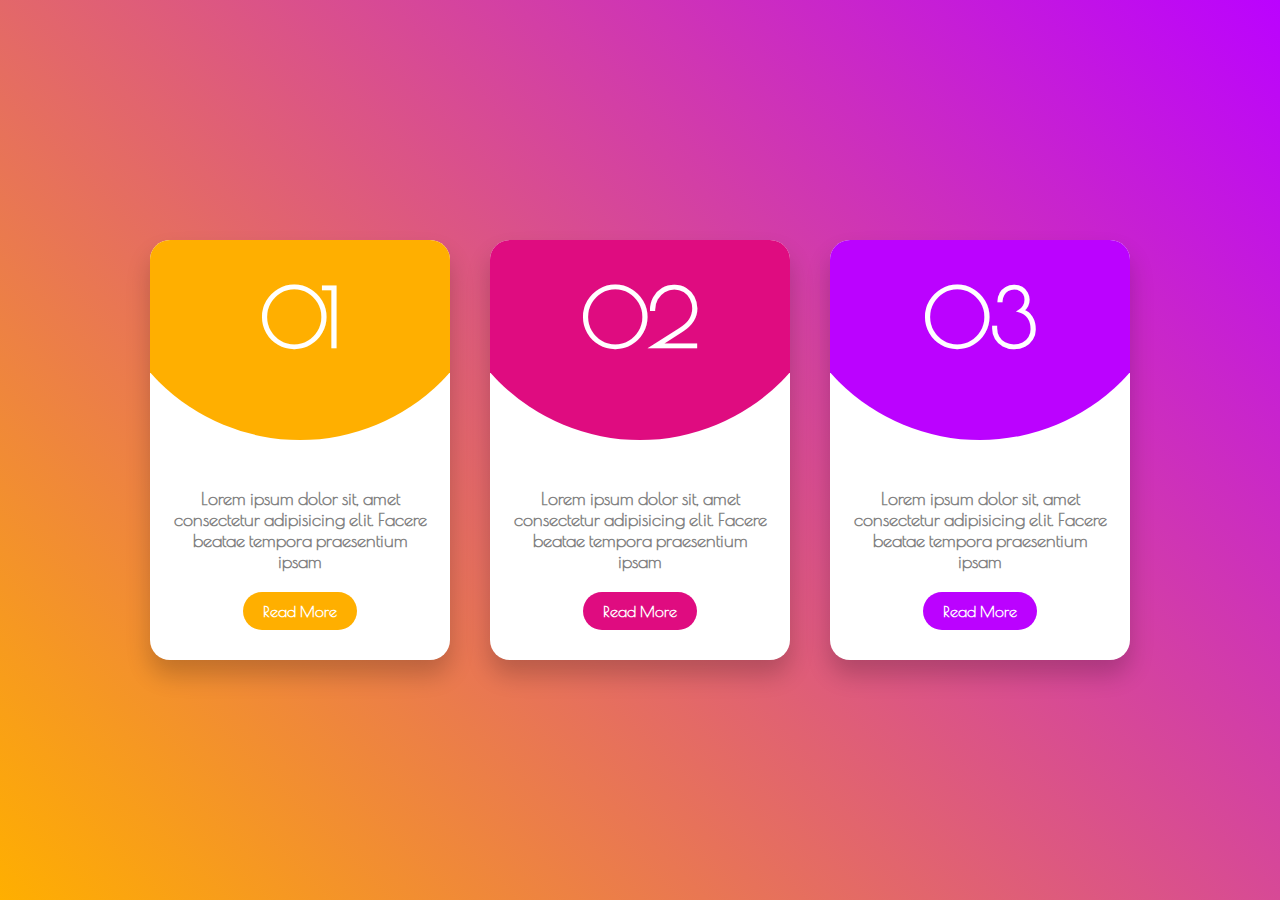
<file: index.html>
<!DOCTYPE html>
<html lang="en">
  <head>
    <meta charset="UTF-8" />
    <meta http-equiv="X-UA-Compatible" content="IE=edge" />
    <meta name="viewport" content="width=device-width, initial-scale=1.0" />
    <link rel="stylesheet" href="style.css">
    <title>Card Hover Effect</title>
  </head>
  <body>
    <div class="container">
      <div class="card">
        <div class="circle">
          <h2>01</h2>
        </div>
        <div class="content">
          <p>Lorem ipsum dolor sit, amet consectetur adipisicing elit. Facere beatae tempora praesentium ipsam </p>
          <a href="#">Read More</a>
        </div>
      </div>

      <div class="card">
        <div class="circle">
          <h2>02</h2>
        </div>
        <div class="content">
          <p>Lorem ipsum dolor sit, amet consectetur adipisicing elit. Facere beatae tempora praesentium ipsam </p>
          <a href="#">Read More</a>
        </div>
      </div>

      <div class="card">
        <div class="circle">
          <h2>03</h2>
        </div>
        <div class="content">
          <p>Lorem ipsum dolor sit, amet consectetur adipisicing elit. Facere beatae tempora praesentium ipsam </p>
          <a href="#">Read More</a>
        </div>
      </div>
    </div>
  </body>
</html>
</file>
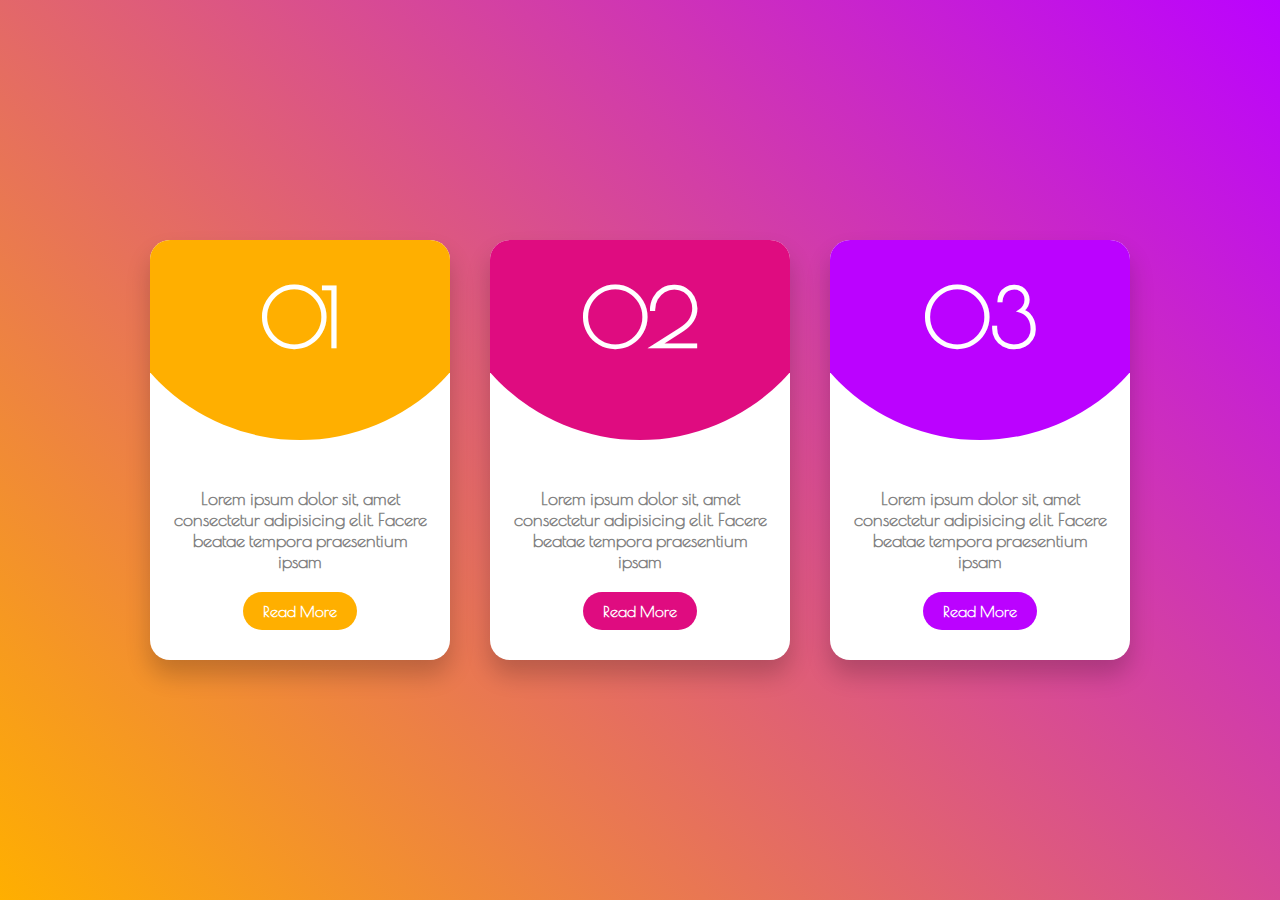
<file: inde.html>
<!DOCTYPE html>
<html lang="en">
  <head>
    <meta charset="UTF-8" />
    <meta http-equiv="X-UA-Compatible" content="IE=edge" />
    <meta name="viewport" content="width=device-width, initial-scale=1.0" />
    <link rel="stylesheet" href="style.css">
    <title>Card Hover Effect</title>
  </head>
  <body>
    <div class="container">

      <div class="card">
        <div class="circle">
          <h2>01</h2>
        </div>
        <div class="content">
          <p>Lorem ipsum dolor sit, amet consectetur adipisicing elit. Facere beatae tempora praesentium ipsam </p>
          <a href="#">Read More</a>
        </div>
      </div>

      <div class="card">
        <div class="circle">
          <h2>02</h2>
        </div>
        <div class="content">
          <p>Lorem ipsum dolor sit, amet consectetur adipisicing elit. Facere beatae tempora praesentium ipsam </p>
          <a href="#">Read More</a>
        </div>
      </div>

      <div class="card">
        <div class="circle">
          <h2>03</h2>
        </div>
        <div class="content">
          <p>Lorem ipsum dolor sit, amet consectetur adipisicing elit. Facere beatae tempora praesentium ipsam </p>
          <a href="#">Read More</a>
        </div>
      </div>
    </div>
  </body>
</html>
</file>
<file: style.css>
@import url('https://fonts.googleapis.com/css2?family=Poiret+One&display=swap');
*{
    margin: 0;
    padding: 0;
    box-sizing: border-box;

    font-family: 'Poiret One', cursive;
    font-weight: bold;
}

body{
    display: grid;
    place-items: center;

    min-height: 100vh;
    background: linear-gradient(45deg,#ffaf00,#bb02ff);
    background-attachment: fixed;
}

.container{
    position: relative;
    width: 1150px;
    padding: 20px;

    display: flex;
    flex-wrap: wrap;
    justify-content: center;
    align-items: center;
}

.container .card{
    position: relative;

    height: 420px;
    width: 300px;
    margin: 20px;

    border-radius: 20px;
    background: #fff;
    box-shadow: 0 15px 25px rgba(0, 0, 0, 0.2);

    overflow: hidden;

    transition: .5s;
}

.container:hover .card{
    filter: blur(20px);
    transform: scale(.9);
    opacity: .5;
}

.container .card:hover{
    filter: blur(0);
    transform: scale(1.1);
    opacity: 1;
}

.container .card .circle{
    position: relative;
    height: 100%;
    width:100%;

    background: black;
    clip-path: circle(200px at center 0);
    text-align: center;
}

.circle h2{
    color: #fff;
    font-size: 5em;
    padding: 30px 0;
}

.container .content{
    position: absolute;
    bottom: 10px;
    padding: 20px;
    
    text-align: center;
}

.content p{
    color: grey;
    font-size: large;
}

.content a{
    position: relative;
    display: inline-block;
    padding: 10px 20px;
    margin-top: 20px;

    background: #000;
    border-radius: 40px;
    
    color: #fff;
    text-decoration: none;
}

.container .card:nth-child(1) .circle,
.container .card:nth-child(1) .content a{
    background: #ffaf00;
}

.container .card:nth-child(2) .circle,
.container .card:nth-child(2) .content a{
    background: #df0c80;

}

.container .card:nth-child(3) .circle,
.container .card:nth-child(3) .content a{
    background: #bb02ff;
}
</file>
